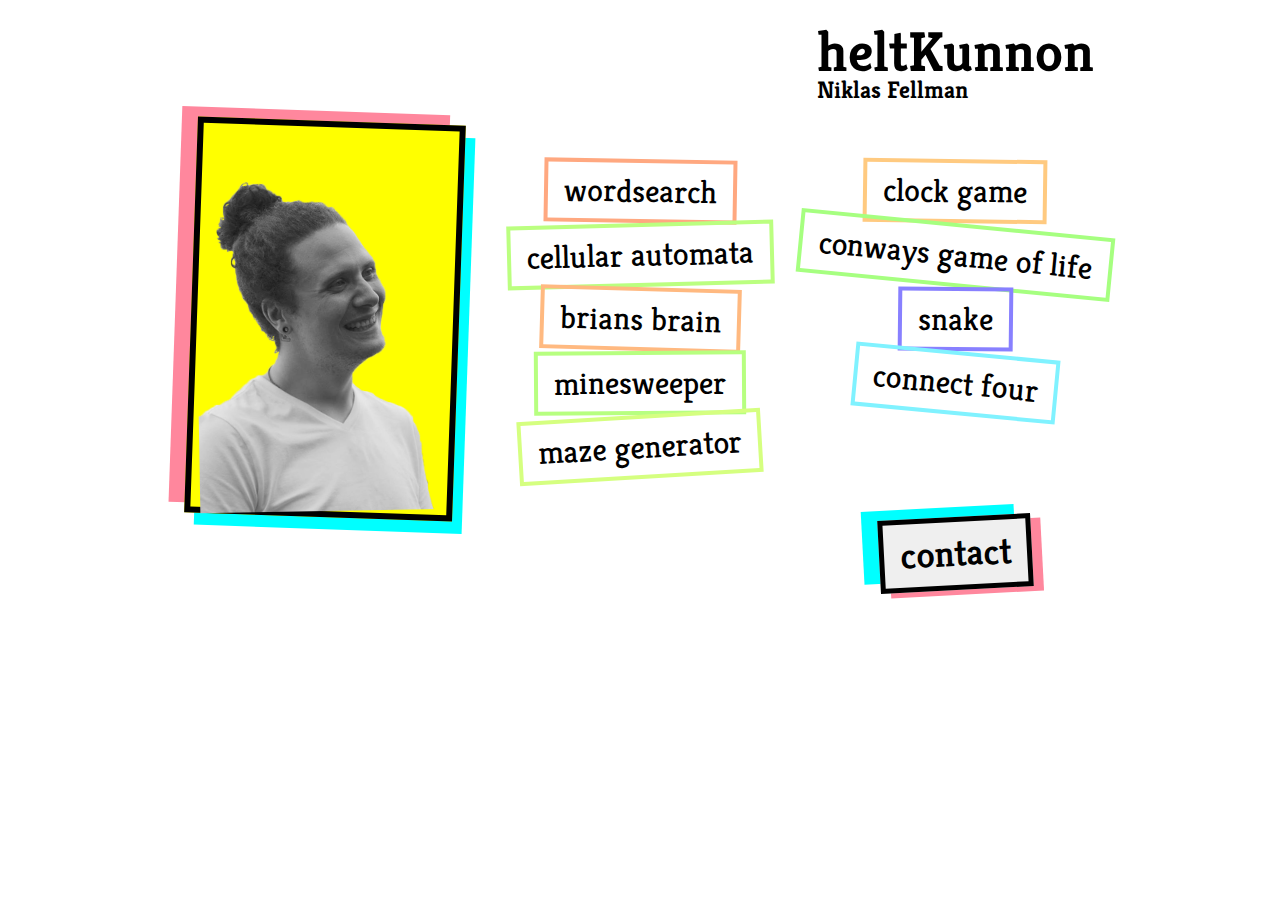
<file: index.html>
<!DOCTYPE html>
<html lang="en">
<head>
    <meta charset="UTF-8">
    <meta http-equiv="X-UA-Compatible" content="IE=edge">
    <meta name="viewport" content="width=device-width, initial-scale=1.0">
    <link rel="preconnect" href="https://fonts.googleapis.com">
<link rel="preconnect" href="https://fonts.gstatic.com" crossorigin>
<link href="https://fonts.googleapis.com/css2?family=Kreon:wght@300;400;500;600;700&display=swap" rel="stylesheet">
	<script src="script.js" defer></script>
    <link rel="stylesheet" href="style.css">
    <title>HeltKunnon</title>
</head>
<body>

	<div class="container">
		<div class="title">
			<h1>heltKunnon</h1>
			<h3>Niklas Fellman</h3>
		</div>
		<div class="about">
			<div class="portrait">
				<img src="/assets/portrait-op.png"/>
			</div>
		</div>
		<div class="links">

				<a class="link left" href="/wordsearch/wordsearch.html">wordsearch
					<div class="tooltip">
						Find all the words! Designed to
						be easy to print directly from 
						the browser. Part of a series of 
						teaching tools.
					</div>
				</a>
				<a class="link" href="/klockan/klockan.html">clock game
					<div class="tooltip">
						Click on the correct clock!
						In swedish. 
						Part of a series of teaching tools.
					</div>
				</a>
				<a class="link left" href="/ca1d/index.html">cellular automata
					<div class="tooltip">
						Elementary cellular automata.
						Play around with the 255 different possible configurations!
					</div>
				</a>
				<a class="link" href="/game-of-life/index.html">conways game of life
					<div class="tooltip">
						Two dimensional cellular automaton.
						The rules are as follows: 1. Any alive cell with two or three neighbors survive.
						2. Any dead cell with three live neighbors becomes alive.
						3. All other cells stay dead or dies.
					</div>
				</a>
				<a class="link left" href="/brians-brain/index.html">brians brain
					<div class="tooltip">
						Two dimensional cellular automaton.
						Every cell can be in three states : Alive, dying or dead.
						Dead cells become alive if they have exactly two alive neighbors.
						Alive cells will go into the dying state and dying will go dead in the next generation.
					</div>
				</a>
				<a class="link" href="/snake/snake.html">snake
					<div class="tooltip">
						Eat the apples to grow longer! 
						Run into a wall or yourself and you have to start over. 
						Move with WASD or the arrow keys.	
					</div>
				</a>
				<a class="link left" href="/minesweeper/minesweeper.html">minesweeper
					<div class="tooltip">
						Can you find all the mines? 
						Left click to reveal whats under a cell. 
						The number tells you how many mines surrounds that cell. 
						Right click will flag the cell for a possible mine.
						Flag all the mines to win or step on a mine to lose.
							
					</div>
				</a>
				<a class="link" href="/connectfour/connectfour.html">connect four
					<div class="tooltip">
						Two player connect four. 
						Be the first to connect four bricks in a row, column or diagonal to win!
					</div>
				</a>
				<a class="link left" href="/mazegenerator/mazegenerator.html">maze generator
					<div class="tooltip">
						Visualization of a maze generation algorithm. 
						Uses backtracking and is made with html canvas.
					</div>
				</a>
			
		</div>

		<button class="contact">contact</button>	
		<div class="contact-container">
			<div class="contact-option">
				<div class="contact-icon"><img src="/assets/mail-icon.png"/></div>
				<span class="rubrik">Email</span>
				<span>ni<span class="hiddentxt">c</span>klas<span class="hiddentxt">3</span>@heltkun<span class="hiddentxt">on</span>non.fi</span>

			</div>
			<div class="contact-option">
				<div class="contact-icon"><img src="/assets/github-logo.png"/></div>
				<span class="rubrik">GitHub</span>
				<span><a href="https://github.com/niklasfellman">niklasfellman</a></span>
			</div>
			<div class="contact-option">
				<div class="contact-icon"><img src="/assets/instagram-logo.png"/></div>
				<span class="rubrik">Instagram</span>
				<span><a href="https://www.instagram.com/heltkunnon/">heltkunnon</a></span>
			</div>
		</div>
	</div>
</body>
</html>
</file>
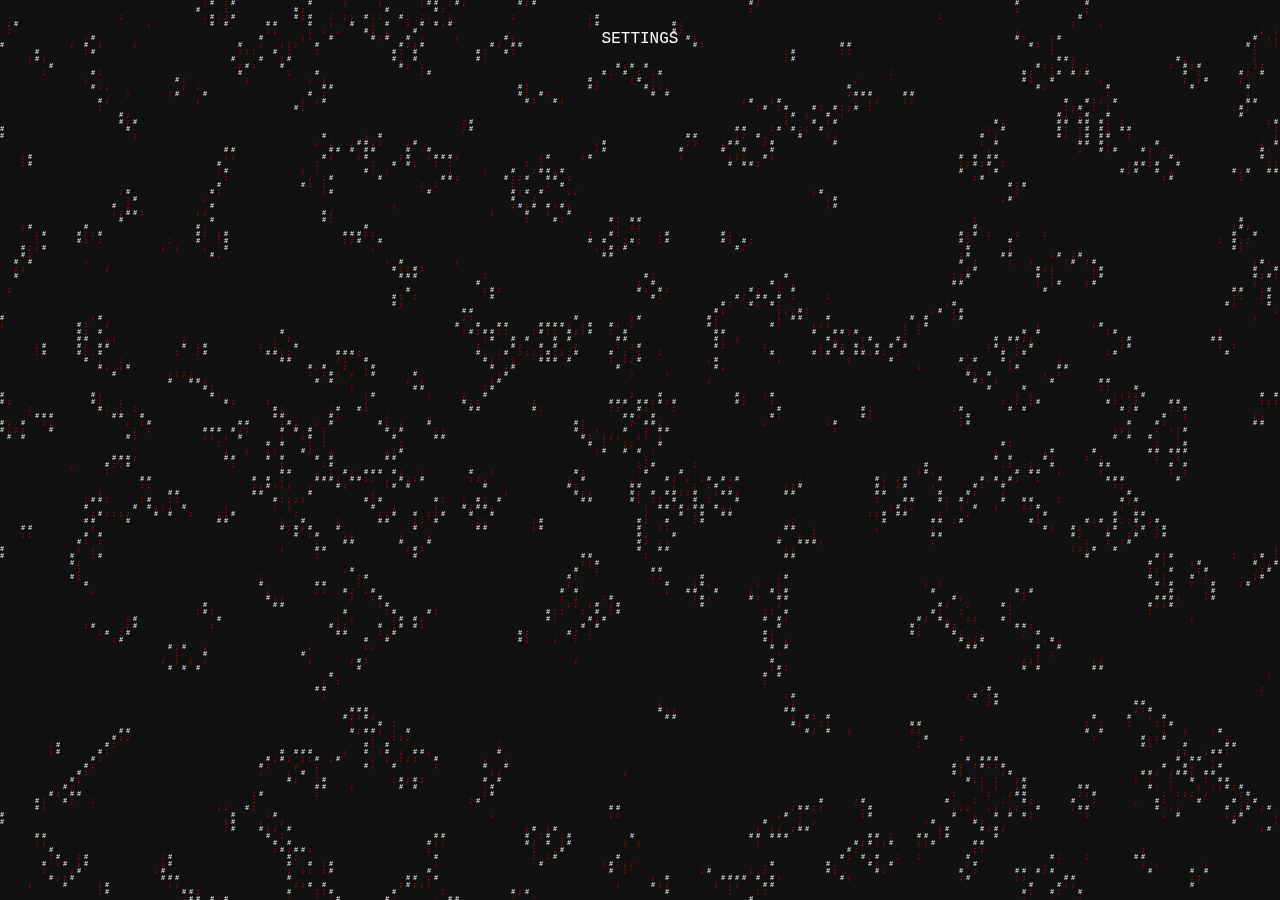
<file: brians-brain/index.html>
<html>
	<head>
	<link rel="stylesheet" href="style.css">
	<script src="script.js" defer></script>
	<title>Brians Brain</title>
	</head>
	<body>
		<div class="board">
			<canvas id="canvas" class="canvas"></canvas>
		</div>
		
		<div class="settings-container">
			<div class="settings-btn">SETTINGS</div>
			<div class="text-input-container">
				<div class="symbol-choice">
				<label for="body-symbol-input">Body symbol: </label>
				<input class="text-input" id="body-symbol-input" maxLength="1" value="#">
				</div>
				<div class="symbol-choice">
				<label for="trail-symbol-input">Trail symbol: </label>
				<input class="text-input" id="trail-symbol-input" maxLength="1" value=";">
				</div>
			<select id="select-rule" name="rule">
				<option value="briansBrain">Brians Brain</option>
				<option value="conways"> Conways game of life</option>
				<option value="simple">Simple</option>
			</select>
			</div>
			<button id="create-btn">Create</button>
		</div>
	</body>

</html>
</file>
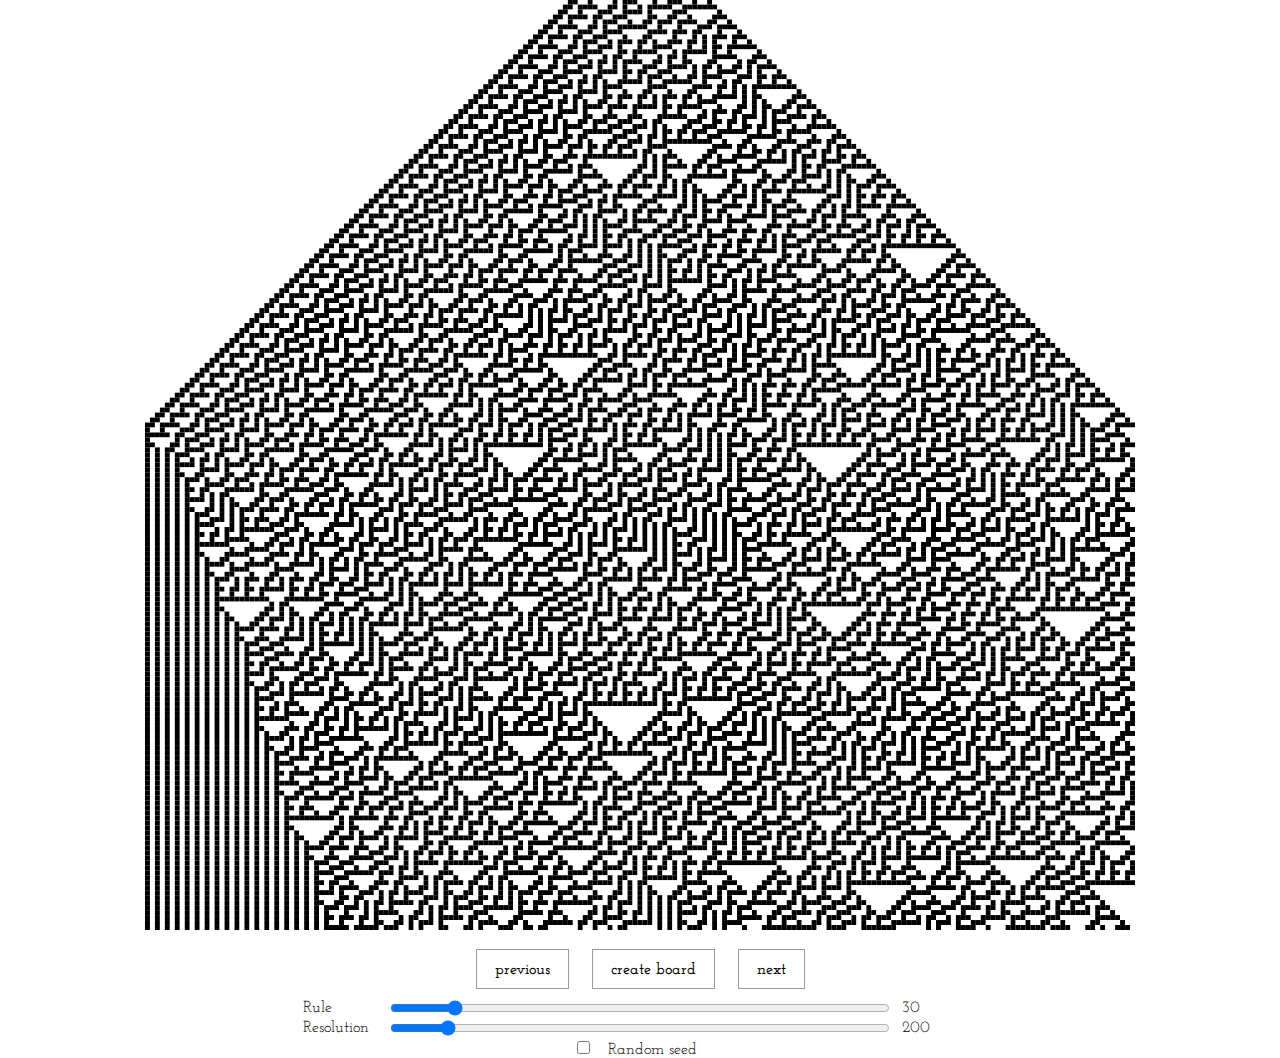
<file: ca1d/index.html>
<html>
	<head>
		<title>basic</title>
		<link rel="stylesheet" href="style.css" />
		<script src="script.js" defer></script>
		<link rel="preconnect" href="https://fonts.googleapis.com">
		<link rel="preconnect" href="https://fonts.gstatic.com" crossorigin>
		<link href="https://fonts.googleapis.com/css2?family=Josefin+Slab:wght@400;500&display=swap" rel="stylesheet">
	</head>
<body>
	<div class="board">
		<div class="header">
			<div class="title-container">
				<div class="title">Cellular Automata</div>
				<div class="title rule-number">Rule 137</div>
			</div>
			<div class="rules-container">
				<div class="rule-container">
					<div class="rule-cell alive"></div>
					<div class="rule-cell alive"></div>
					<div class="rule-cell alive"></div>
					<div class="rule-cell result"></div>
				</div>
				<div class="rule-container">
					<div class="rule-cell alive"></div>
					<div class="rule-cell alive"></div>
					<div class="rule-cell"></div>
					<div class="rule-cell result"></div>
				</div>
				<div class="rule-container">
					<div class="rule-cell alive"></div>
					<div class="rule-cell"></div>
					<div class="rule-cell alive"></div>
					<div class="rule-cell result"></div>
				</div>
				<div class="rule-container">
					<div class="rule-cell alive"></div>
					<div class="rule-cell"></div>
					<div class="rule-cell"></div>
					<div class="rule-cell result"></div>
				</div>
				<div class="rule-container">
					<div class="rule-cell"></div>
					<div class="rule-cell alive"></div>
					<div class="rule-cell alive"></div>
					<div class="rule-cell result"></div>
				</div>
				<div class="rule-container">
					<div class="rule-cell"></div>
					<div class="rule-cell alive"></div>
					<div class="rule-cell"></div>
					<div class="rule-cell result"></div>
				</div>
				<div class="rule-container">
					<div class="rule-cell"></div>
					<div class="rule-cell"></div>
					<div class="rule-cell alive"></div>
					<div class="rule-cell result"></div>
				</div>
				<div class="rule-container">
					<div class="rule-cell"></div>
					<div class="rule-cell"></div>
					<div class="rule-cell"></div>
					<div class="rule-cell result"></div>
				</div>
			</div>
		</div>
		<canvas id="canvas" class="canvas"></canvas>
		<div class="settings">
			<div class="btn-container">
			<button class="previous">previous</button>
			<button class="new">create board</button>
			<button class="next">next</button>
			</div>
			<div class="slider-container">
				<label for="case-slider">Rule</label>
				<input class="case-slider" id="case-slider" type="range" min="0" max="255" value="30">
				<label for="case-slider">30</label>
			</div>
			<div class="slider-container">
				<label for="resolution-slider">Resolution</label>
				<input class="resolution-slider" id="resolution-slider" type="range" min="50" max="1500" value="200" step="50">
				<label for="resolution-slider">200</label>
			</div>
			<div>
			<input type="checkbox" id="random-seed"/>
			<label for="random-seed">Random seed</label>
			</div>
		</div>
	</div>
</body>
</html>
</file>
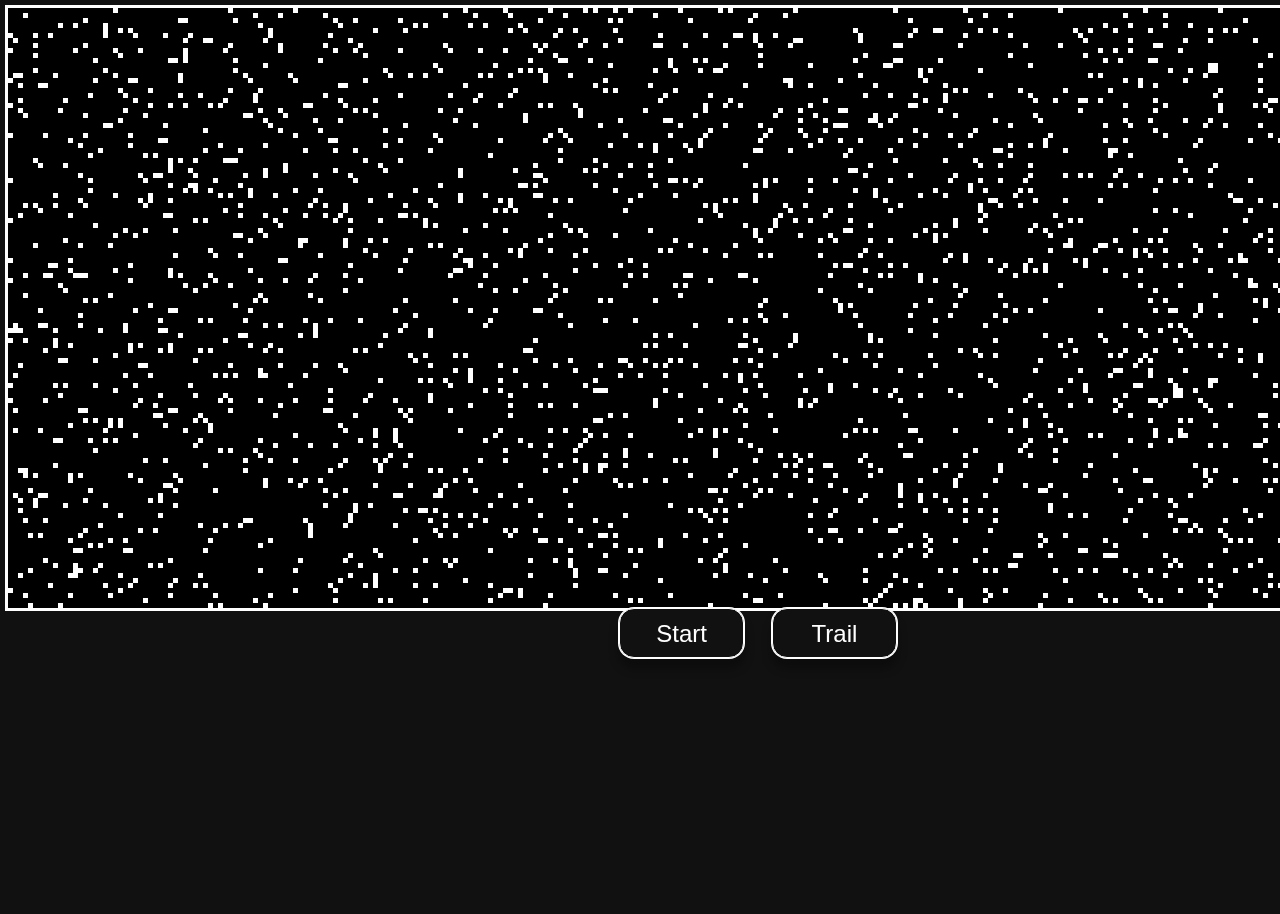
<file: game-of-life/index.html>
<html>
	<head>
		<title>Game of Life</title>
		<link rel="stylesheet" href="style.css" />
		<script src="script.js" defer></script>
	</head>
	<body>
		<canvas id="canvas"></canvas>
		<div class="settings">
		<div class="button-container">
		<button class="start-btn">Start</button>
		<button class="trail-btn">Trail</button>
</div>
		<div class="sliders-container">
			<div class="slider-container">
				<div class="label">Hue</div>
				<input type="range" class="slider" min="1" max="255" step="1" id="hue-slider">
				<div class="value" id="hue-slider-value">0</div>
			</div>
			<div class="slider-container">
				<div class="label">Saturation</div>
				<input type="range" class="slider" min="0" max="2" step="0.01" id="saturation-slider" >
				<div class="value" id="saturation-slider-value">0</div>
			</div>
			<div class="slider-container">
				<div class="label">Light</div>
				<input type="range" class="slider" min="0.17" max="5" step="0.001" id="light-slider">
				<div class="value" id="light-slider-value">0</div>
			</div>
		</div>
	</body>
</html>
</file>
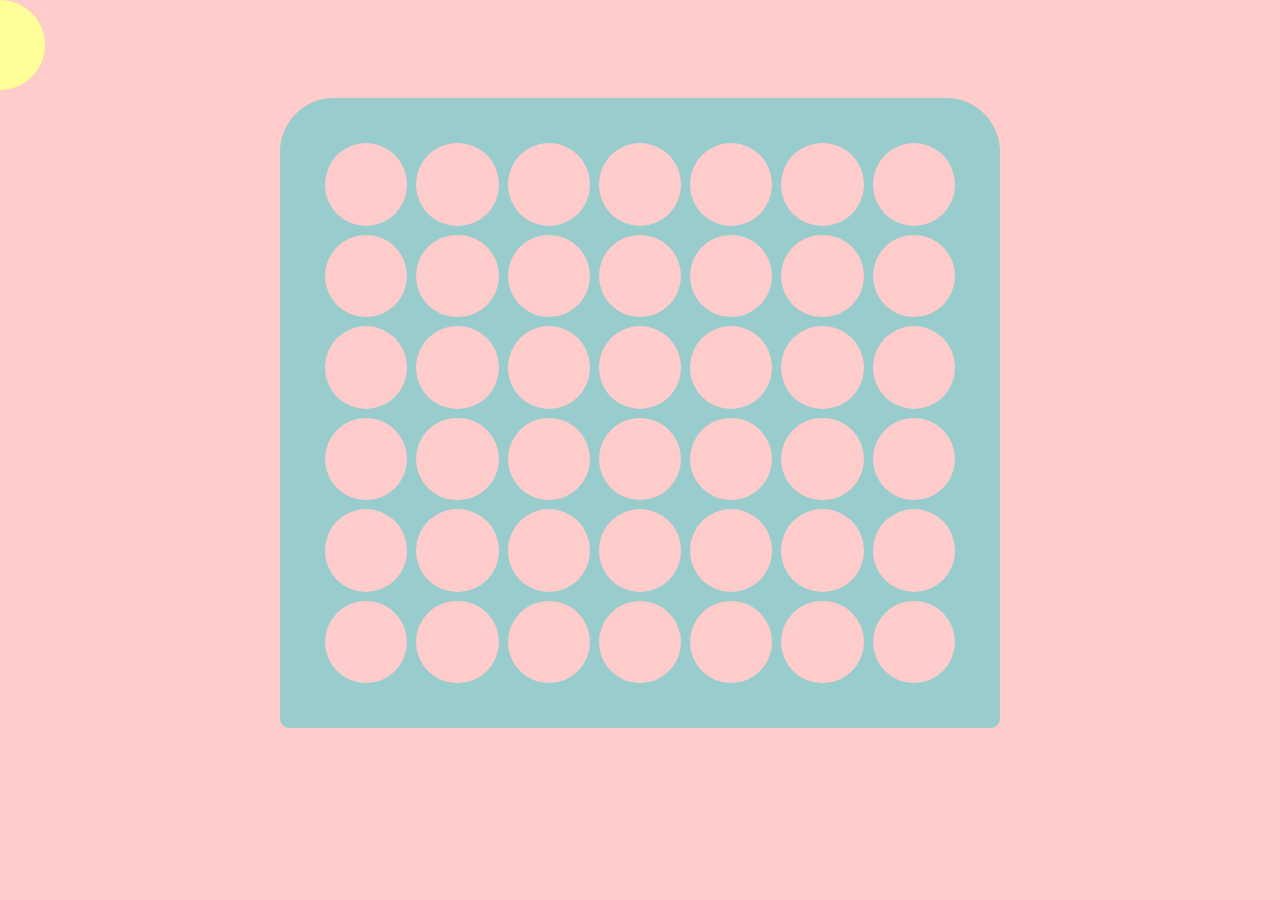
<file: connectfour/connectfour.html>
<!DOCTYPE html>
<html lang="en">

<head>
    <meta charset="UTF-8">
    <meta http-equiv="X-UA-Compatible" content="IE=edge">
    <meta name="viewport" content="width=device-width, initial-scale=1.0">
    <link rel="stylesheet" href="style.css">
    <script src="script.js" defer></script>
    <title>Connect Four</title>
</head>

<body>

    <div id="top"></div>
    <div id="board">


    </div>

<div class="coin"></div>
</body>

</html>
</file>
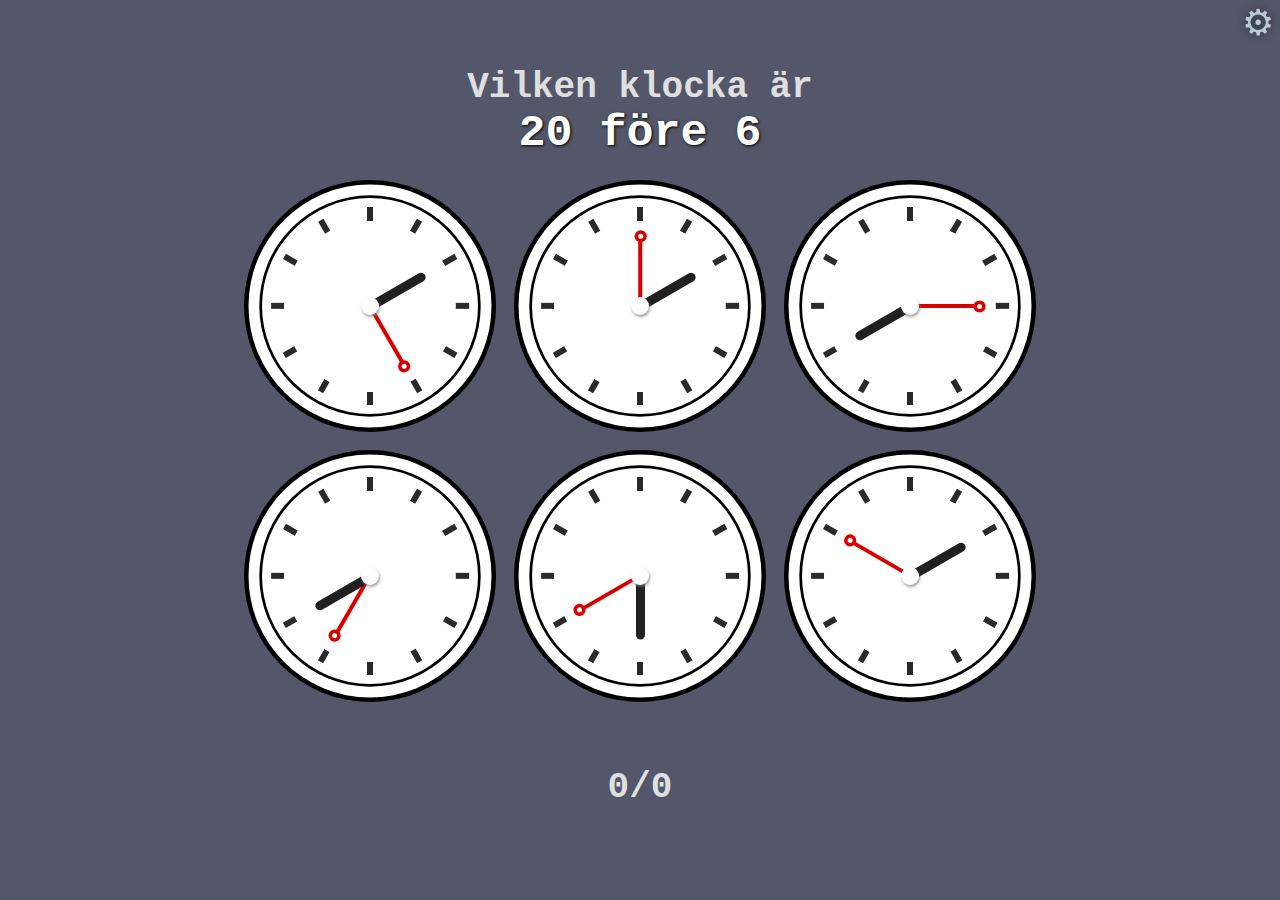
<file: klockan/klockan.html>
<!DOCTYPE html>
<html lang="en">

<head>
    <meta charset="UTF-8">
    <meta http-equiv="X-UA-Compatible" content="IE=edge">
    <meta name="viewport" content="width=device-width, initial-scale=1.0">
    <script src="script.js" defer></script>
    <link rel="stylesheet" href="style.css">
    <title>klockan</title>
</head>

<body>
    <div class="settings-button">⚙</div>
    
    <div class="settings-page">
        <h1>Vad vill du öva på?</h1>
<ul>
    <li><input type="checkbox" checked=true class="settings-box" value="heltimme" id="helTimme"><label for="helTimme">Jämna klockslag</label></li>
    <li><input type="checkbox" checked=true class="settings-box" value="halvtimme" id="halvTimme"><label for="halvTimme">Halvtimmar</label></li>
    <li><input type="checkbox" checked=true class="settings-box" value="kvarttimme" id="kvartTimme"><label for="kvartTimme">Kvarter</label></li>
    <li><input type="checkbox" checked=true class="settings-box" value="femminuter" id="femMinuter"><label for="femMinuter">Fem minuter</label></li>
    <li><input type="checkbox" class="settings-box" value="allt" id="allt"><label for="allt">Alla klockslag</label></li>
</ul>
    </div>
   
    <div class="assignment">
        
        <p>Vilken klocka är </p>
        <p class="assignmentTime"></p>
        </div>
    <div class="right-wrong"></div>
<div class="board">

    
</div>
    <div class="score">0/0</div>
</body>

</html>
</file>
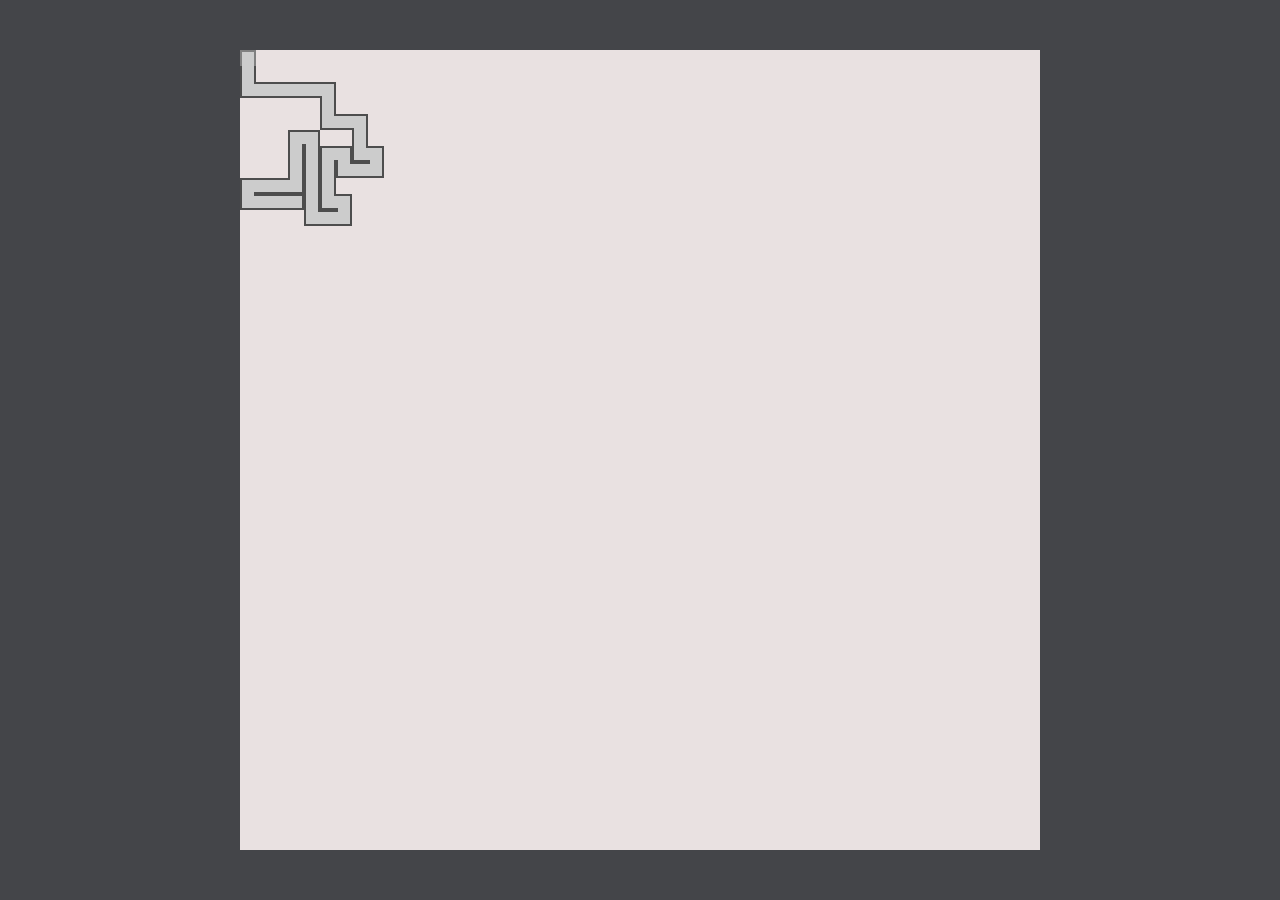
<file: mazegenerator/mazegenerator.html>
<!DOCTYPE html>
<html lang="en">
<head>
    <meta charset="UTF-8">
    <meta http-equiv="X-UA-Compatible" content="IE=edge">
    <meta name="viewport" content="width=device-width, initial-scale=1.0">
    <script src="script.js" defer></script>
    <link rel="stylesheet" href="style.css" />
    <title>MazeGenerator</title>
</head>
<body>
    <canvas id="canvas"></canvas>
</body>
</html>
</file>
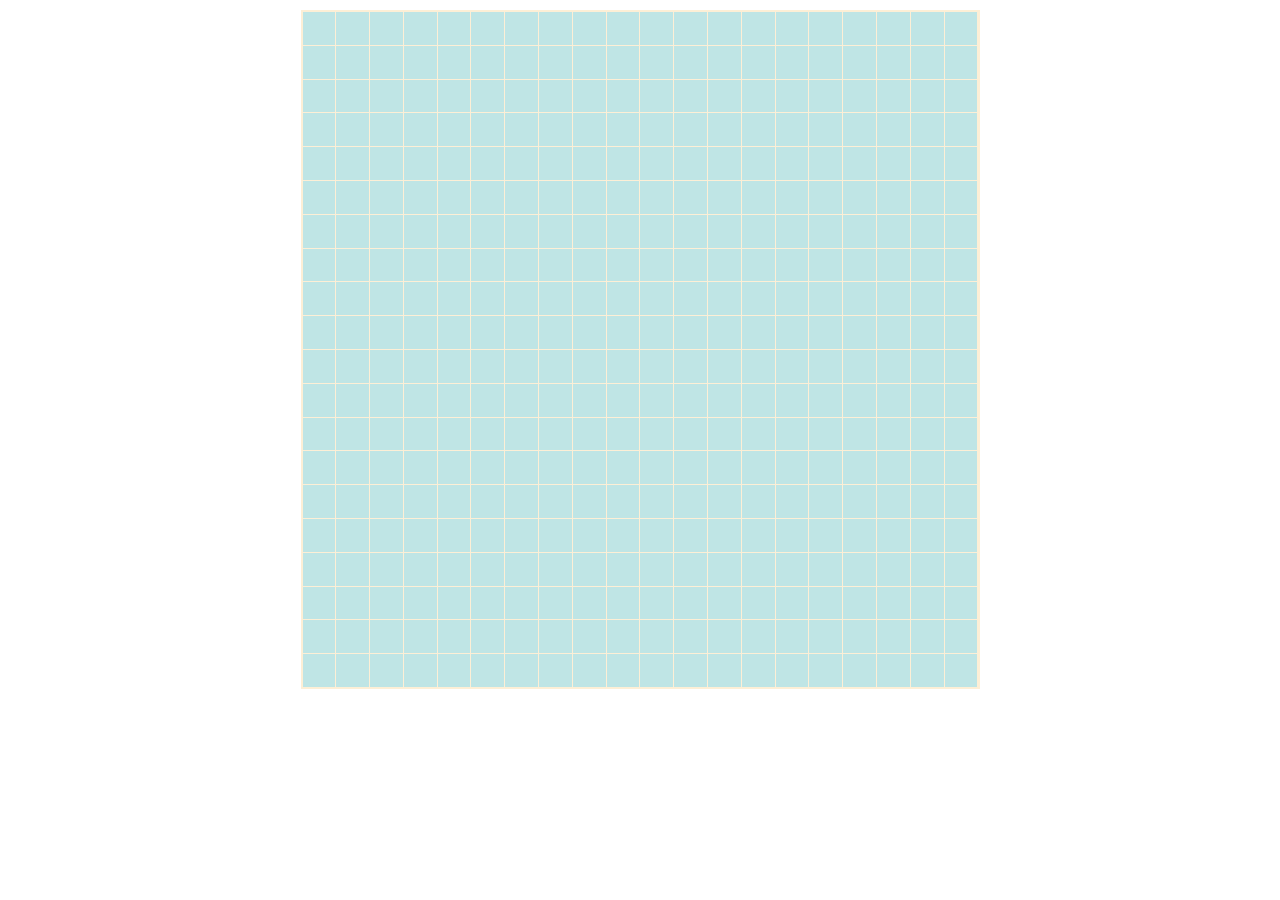
<file: minesweeper/minesweeper.html>
<!DOCTYPE html>
<html lang="en">

<head>
  <meta charset="UTF-8">
  <meta http-equiv="X-UA-Compatible" content="IE=edge">
  <meta name="viewport" content="width=device-width, initial-scale=1.0">
  <script src="script.js" defer></script>
  <link rel="stylesheet" href="style.css">
  <title>minesweeper</title>
</head>

<body>
  <div id="board">
  </div>
</body>

</html>
</file>
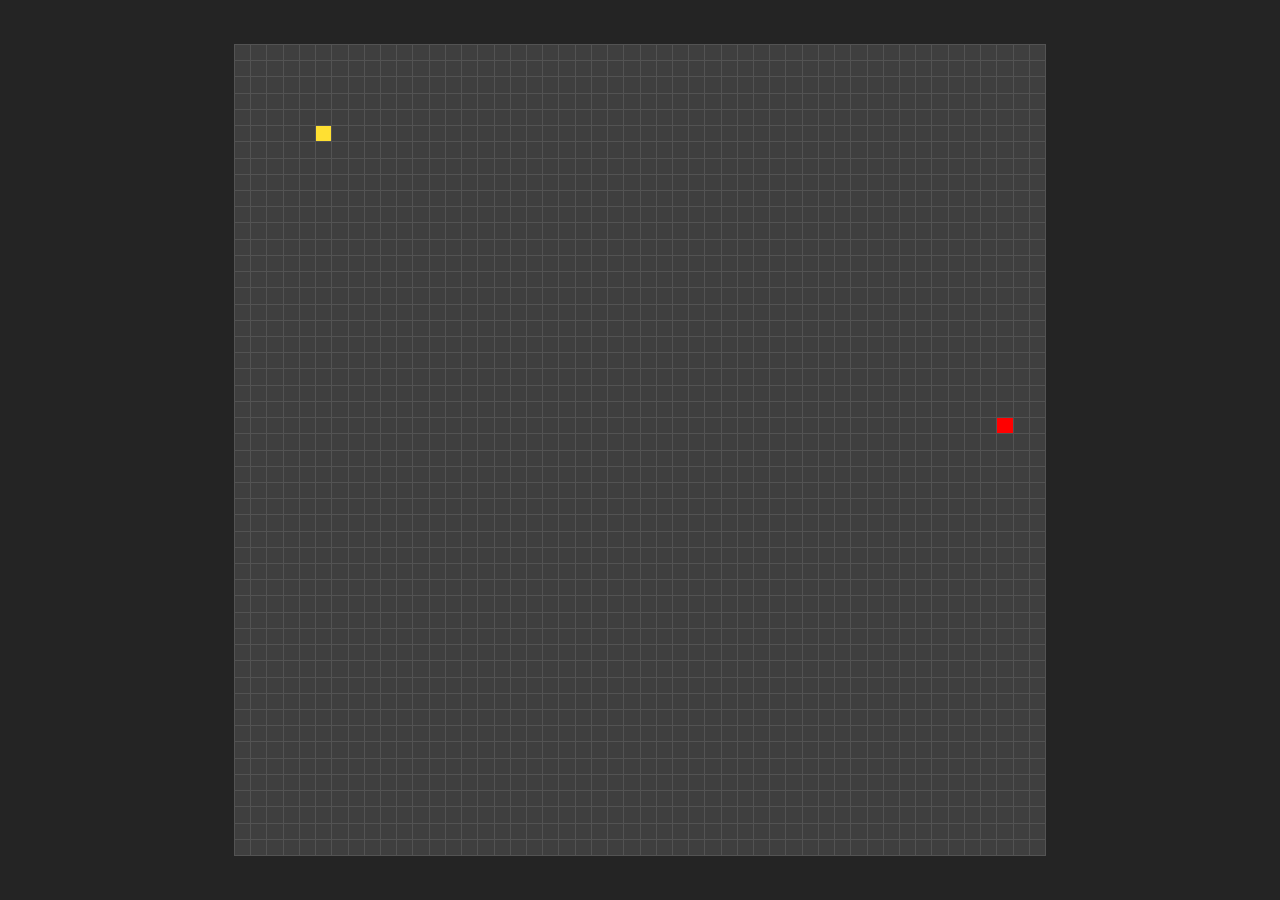
<file: snake/snake.html>
<!DOCTYPE html>
<html lang="en">
<head>
    <meta charset="UTF-8">
    <meta http-equiv="X-UA-Compatible" content="IE=edge">
    <meta name="viewport" content="width=i, initial-scale=1.0">
    <script src="script.js" defer></script>
    <link rel="stylesheet" href="style.css">
    <title>Document</title>
</head>
<body>
  <div id="board">


  </div>  
</body>
</html>
</file>
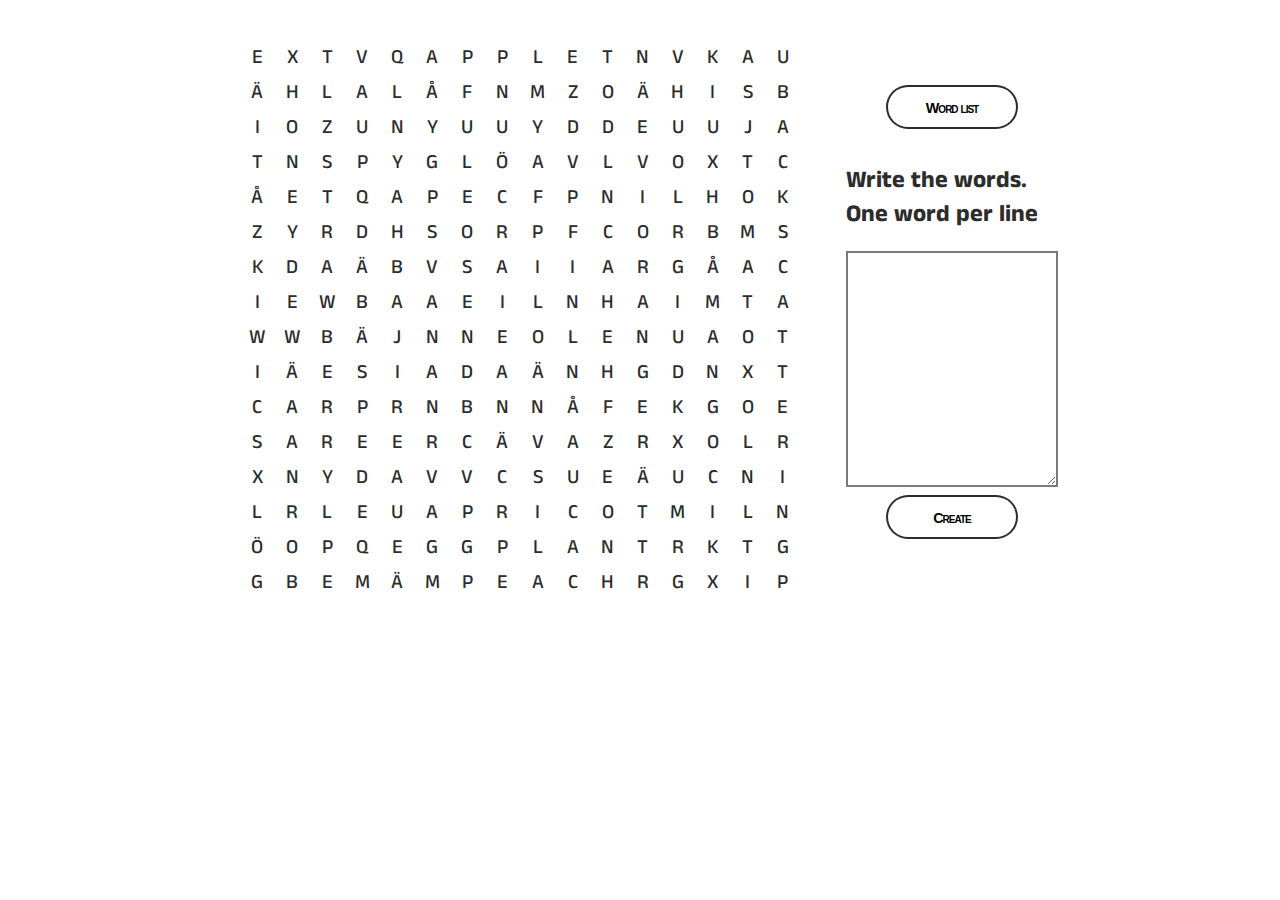
<file: wordsearch/wordsearch.html>
<!DOCTYPE html>
<html lang="en">

<head>
    <meta charset="UTF-8">
    <meta http-equiv="X-UA-Compatible" content="IE=edge">
    <meta name="viewport" content="width=device-width, initial-scale=1.0">
    <script src="script.js" defer></script>
    <link rel="stylesheet" href="style.css">
    <link rel="preconnect" href="https://fonts.googleapis.com">
    <link rel="preconnect" href="https://fonts.gstatic.com" crossorigin>
    <link href="https://fonts.googleapis.com/css2?family=Anek+Tamil:wght@100;200;300;400;500&display=swap"
        rel="stylesheet">
    <title>Wordsearch</title>
</head>

<body>

    <div class="win"> YOU FOUND ALL THE WORDS</div>

    <div class="board"></div>

    <div class="settings">

        <nav>
            <button class="word-list-btn">Word list</button>
        </nav>
        <div class="words-settings">
            <h2>Write the words. One word per line</h2>
            <textarea name="theWords" class="words-input"></textarea>
            <button class="create">Create</button>
        </div>
        <ul class="word-list">
        </ul>

    </div>

    <!-- 
     -->
</body>

</html>
</file>
<file: style.css>
* {
	margin:0;
	padding:0;
}

body {
	font-family: 'Kreon', serif;
    	background:#fff;
	display:flex;
	align-items:center;
	justify-content:center;	
	flex-direction:column;
}

.container{
	display:grid;
	grid-template-columns: repeat(3, 1fr);
	place-items: center;
}

.title {
grid-column:3;
margin:1rem 0;
}

.title h1{
	font-size:3.5rem
}
.title h3{
	margin-top:-.75rem;
	font-size:1.5rem
}

.about {
}

.portrait {
    	height:24rem;
	transform:rotate(2deg);
	border:6px solid black;
    	background:yellow;
	box-shadow:-16px -10px 0 #FF879D,10px 12px 0 cyan;
	transition:250ms;
}

.portrait:hover{
	transform:rotate(-2deg);
	box-shadow:16px 10px 0 #FF879D,-10px -12px 0 cyan;
}

.portrait img {
    	height:100%;
	transform:rotate(-3deg)
}

.links {
	height:fit-content;
	grid-column:2/span 2;
	display:grid;
	grid-template-columns: repeat(2, 1fr);
	justify-items: center;
}

.link {
	border:4px solid hotpink;
	font-size:2rem;
	padding:.5rem 1rem;
	color:black;
	white-space: nowrap;
}

.contact {
	grid-column:3;
	transform:rotate(-3deg);
	border:5px solid black;
	font-size:2.3rem;
	padding:.5rem 1rem;
	color:black;
	font-weight:600;
	box-shadow:-16px -10px 0 cyan,10px 5px 0 #FF879D;
	transition:250ms;
	cursor:pointer;
	z-index:10;
}

.contact:hover {
	
	transform:rotate(2deg);
	box-shadow:16px 10px 0 cyan,-10px -5px 0 #FF879D;
}

a, a:visited, a:hover, a:active {
    color: inherit;
    text-decoration:none;
}

button {
	font:inherit;
}

.tooltip {
	max-width:20rem;
	white-space: normal;
	min-width:12rem;
	position:absolute;
	font-size:1rem;
	border:4px solid black;
	padding:10px;
	background:white;
	z-index:10;
	top:0;
	right:0;
	box-shadow:8px -8px 0 cyan,-8px 8px 0 #ff879d;
	visibility:hidden;
	transform: scale(0, 0) translate(100%,100%);
}


.link:hover .tooltip {
	transition-duration:1s;	
	transition-delay:400ms;	
	visibility:visible;
	transform:scale(1,1) translate(90%,-90%);
}

.left {
	z-index:10;
}

.contact-container {
	width:30rem;
	outline:5px solid black;
	box-shadow:15px 15px 0 black;	
	display:flex;
	align-items:center;
	justify-content:space-around;
	padding:2.5rem;
	background:yellow;
	grid-column:2/span 2;
	transform:scale(0,0) ;
	margin-top:-1rem;
transform-origin: top right;
	transition:400ms;
transition-timing-function: ease-in-out;
}

input,textarea {
	width:28rem;
	padding:.5rem .5rem;
	margin:.25rem;
	border:4px solid black;
	font:inherit;
	background:white;
}

#contact-message {
	min-height:7rem
}

#send {
	margin-top:1.5rem;
	transform:rotate(3deg);
	border:3px solid black;
	font-size:1.5rem;
	padding:.5rem 1rem;
	color:black;
	font-weight:600;
	box-shadow:-16px -10px 0 cyan,10px 5px 0 #FF879D;
	cursor:pointer;
	transition:250ms;
}

#send:hover {
	box-shadow:16px 10px 0 cyan,-10px -5px 0 #FF879D;
}

.hidden {
	transform:scale(1,1) ;
	transition:400ms;
}

.contact-option {
	display:flex;
	align-items:center;
	justify-content:center;
	flex-direction:column;
	width:6rem;
}

.contact-icon {
	width:6rem;
	height:6rem;
	background:white;
	border-radius:50%;
	box-shadow:10px 10px 0 0 black,0 0 0 4px black;
	display:flex;
	align-items:center;
	justify-content:center;
	margin-bottom:1.5rem
}

.contact-icon img {
	max-width: 64px
}

.rubrik {
	font-size:1.2rem;
}

@media all and (max-width:1000px){
	
	.container {
	grid-template-columns: 1fr ;
	}

	.title,.about,.links,.contact {
	margin-bottom:3rem;
	grid-column:1
	}	
	
	.link:hover .tooltip {
		visibility:hidden;
	}
	
	.link {
		padding:.25rem .5rem;
		font-size:1.1rem
	}
	
	.portrait {
		height:15rem		
	}
	.contact {
		font-size:1.5rem
	}
	.contact-container{
		grid-column:1;
		width:10rem;
		flex-direction:column;
		margin:-4rem 0 2rem 0;
	}

	.contact-option {
		margin-bottom:1.5rem;
	}
}

.hiddentxt {
	display:none;
}
</file>
<file: brians-brain/style.css>
*{
margin:0;
padding:0;
}

body{
	background:#111;
	color:#fff;
	font-family:courier,monospace;	
	display:flex;
	justify-content:center;
}

.canvas {
	position:absolute;
	top:0;
	left:0;
}

.settings-container {
	visibility:hidden;
	background:white;
	display:flex;
	flex-direction:column;
	width:300px;
	position:absolute;
	padding:30px;
	color:#000;
	justify-content:center;
	align-items:center;
}

.text-input {
	margin:5px;
	width:20px;
	height:20px;
	text-align:center; 
}	

.text-input-container {
	display:flex;
	flex-direction:column;
}

.settings-btn{
	visibility:visible;
	z-index:10;
	cursor:pointer;
	user-select:none;
	color:#fff;
}

.show {
	color:#000; 
	visibility:visible;
}

#select-rule {
	margin:5px 0;
	padding:4px;
	font-family:courier;
}

#create-btn {
	background:white;
	font-weight:700;
	font-size:16px;
	font-family:courier;
	padding:10px 13px 7px 13px;
	border:2px solid black;
}

.symbol-choice {
	display:flex;
	align-items:center;
	justify-content:right;
	width:170px;
}
</file>
<file: ca1d/style.css>
body {
	background:#fff;
	display:flex;
	align-items:center;
	justify-content:center;
}

.board {
	font-family: 'Josefin Slab', serif;
}

#canvas {
	padding:10px;
}

.settings {
	user-select:none;
	display:flex;
	flex-direction:column;
	align-items:center;
}

.title-container {
	display:flex;
	justify-content:space-between;
	padding:0 12px;
}

.title {
	font-size:24px;
	font-weight:500;
}

.rules-container {
	margin:20px 0 5px 0;
	display:flex;
	justify-content:center;
}

.rule-container {
	display:grid;	
	grid-template-columns: repeat(3,1fr);	
	margin: 0 4px;	
}

.rule-cell {
	width:8px;
	height:8px;
	background:#fff;
	margin:3px;
	box-shadow:0 0 0 1px #fff, 0 0 0 2px #999;
}

.alive {
	background:#444;
}

.result {
	grid-column:2;
}

.case-slider {
	width:500px;
}

.slider-container {
	display:flex;
	justify-content:center;	
	align-items:center;
}

label {
	width:75px;
	margin:0 10px
}

button {
	padding:12px 18px 10px 18px;
	font-family: 'Josefin Slab', serif;
	font-weight:600;
	font-size:16px;
	background:#fff;
	border:0;
	box-shadow:0 0 0 1px #999;
	margin:10px;
	cursor:pointer;
}

.resolution-slider{
width:500px;
}
</file>
<file: game-of-life/style.css>
body{
	display:grid;
	place-items:center;
	background:#111;	
	color:white;
	font-family:monospace;
}

#canvas {
	box-shadow: 0 0 0 3px white;
}

button {
	width:125px;
	height: 50px;
	font-size:1.5rem;
	background:#111;
	color:white;
	font-weight:50;
	padding:7 5 5 5;
	border-radius:15px;	
	box-shadow:0 0 0 1px white, 0 10px 10px 1px hsla(0,0%,0%,.3);
	border:1px solid white;
	margin:0 10px 0 10px;
	transition:100ms;	
	cursor:pointer;
}

button:hover {
	box-shadow:0 0 0 2px white, 0 10px 15px 1px hsla(0,0%,0%,.7);
	
}

.button-container{
}

.settings {

display:flex;
align-items:center;
justify-content:center;
flex-direction:column;
	
}

.slider{
	width:200px;	
}

.sliders-container {

	margin:20px;
	border-radius:15px;
	box-shadow:0 0 0 2px white, 0 10px 15px 1px hsla(0,0%,0%,.7);
	display:flex;
	flex-direction:column;
	padding: 20px;
	visibility:hidden;
}

.slider-container{
	padding:10px;
	display:flex;
	flex-direction:row;
	align-items:center;
}

.slider-container span {
	padding:0 0 0 5px;
}

.label {
	font-size:.9rem;
	width:85px;
	padding:10px;
}

.value {
	width:20px;
	padding:5px;
}
</file>
<file: connectfour/style.css>
body {

    display: flex;
    align-items: center;
    justify-content: center;
    background: #ffcccc;
    flex-direction: column;
}

#top {
    width: 70vmin;
    height: 10vmin;
    display: grid;
    grid-template-columns: repeat(7, 1fr);
}

#board {

    width: 70vmin;
    height: 60vmin;
    background: #99cccc;
    border-radius: 6vmin 6vmin 1vmin 1vmin;
    padding: 5vmin;
    display: grid;
    grid-template-columns: repeat(7, 1fr);
    grid-template-rows: repeat(6, 1fr);
    gap: 1vmin;
    position: relative;
}

.yellow-win {
    box-shadow: 0 0 0 2vmin #ffff99;
}

.red-win {
    box-shadow: 0 0 0 2vmin #ff6666;
}

.square {
    width: 100%;
    height: 100%;
    background: #ffcccc;
    border-radius: 50%;
    position: relative;

}

.square:hover {
    box-shadow: 0 0 0 1px white;
}



.coin {
    width:10vmin;
    height:10vmin;
    background:#ffff99;
    position: absolute;
    top:0;
    left:0;
    border-radius: 50%;
    margin-left:-5vmin;
}
.yellow {
    background: #ffff99
}
.red {
    background: #ff6666
}
</file>
<file: klockan/style.css>
:root {
    --background-color: rgb(83, 87, 105);
    --clock-base-color: rgb(255, 255, 255);
    --hour-hand-deg: 0deg;
    --minute-hand-deg: 0deg;
    --minute-hand-color : rgb(219, 0, 0);
    --hour-hand-color:rgb(32, 32, 32);
}

* {
    margin: 0;
    padding: 0
}

body {
    background-color: var(--background-color);
    display: flex;
    align-items: center;
    justify-content: center;
    flex-direction: column;
    /*remove later */
    height: 100vh;
    user-select: none;
}

ul,li{
    list-style: none;
}


.board {
    width: 90vmin;
    height:60vmin;
    display: grid;
    grid-template-columns: repeat(3, 1fr);
    grid-template-rows: repeat(2,1fr);
    justify-items: center;
}

.assignment,
.score {
    height: 5vmin;
    padding: 5vmin;
    width: 80vmin;
    display: flex;
    flex-direction: column;
    align-items: center;
    justify-content: center;
    font-family: 'Courier New', Courier, monospace;
    color: rgb(223, 223, 223);
    font-size: 4vmin;
    font-weight: 600;
}


.assignmentTime {
    font-size: 5vmin;
    color: rgb(255, 255, 255);
    text-shadow: 1px 1px 3px black;
}

.clock {
    height: 24vmin;
    width: 24vmin;
    background-color: var(--clock-base-color);
    border-radius: 50%;
    box-shadow: 
    0 0 0 0.3vmin black,
    0 0 0 1.5vmin white,
    0 0 0 2vmin black;
    display: flex;
    align-items: center;
    justify-content: center;
    cursor: pointer;
    opacity: 100;
    margin:2vmin;
    animation-duration: 1.5s;
    animation-name: visaklockan;
    animation-timing-function: ease-in;
    transition: 0.3s;
}

@keyframes visaklockan {
    from {
        opacity: 0
    }

    to {
        opacity: 100;
    }
}



.clock:hover {
    box-shadow: 0 0 0 1.5vmin rgb(24, 24, 24);
}

.minute-hand {
    height: 0.40vmin;
    width: 8vmin;
    background-color: var(--minute-hand-color);
    transform-origin: left;
    z-index: 5;
    position: absolute;
}

.minute-hand::after{
content:"";
width:0.6vmin;
height:0.6vmin;
background-color: rgb(255, 255, 255);
position: absolute;
right:0;
bottom:-0.15vmin;
border-radius: 50%;
box-shadow: 0 0 0 0.40vmin var(--minute-hand-color);
}

.hour-hand {
    height: 1vmin;
    width: 7vmin;
    background-color: var(--hour-hand-color);
    position: absolute;
    border-radius: 1vmin;
    transform-origin: left;
    z-index: 10;
}

.clock-middle {
    height: 2vmin;
    width: 2vmin;
    background-color: rgb(255, 255, 255);
    z-index: 1;
    position: absolute;
    border-radius: 50%;
    box-shadow: 1px 2px 3px 0px rgba(122, 122, 122, 0.712);
    z-index: 15;
}

.clock-face,
.clock-face::before {
    height: 22vmin;
    width: 0.7vmin;
    background-color: rgb(42, 42, 42);
    position: absolute;
    display: flex;
    align-items: center;
    justify-content: center;
}

.clock-face::before {
    content: "";
    position: absolute;
    transform: rotate(90deg);
}

.clock-face::after {
    content: "";
    width: 19vmin;
    height: 19vmin;
    background-color: rgb(255, 255, 255);
    position: absolute;
    border-radius: 50%;
}

.onetwoseveneight {
    transform: rotate(30deg);
}


.fourfiveteneleven {
    transform: rotate(60deg);
}

.right-wrong {
    position: fixed;
    width: 70vmin;
    top: 50%;
    left: 50%;
    transform: translate(-50%, -50%);
    display: flex;
    justify-content: center;
    font-size: 10vmin;
    color: rgb(255, 255, 255);
    z-index: 20;
    font-family: 'Courier New', Courier, monospace;
    font-weight: 600;
    animation-duration: 0.9s;
    animation-name: showifright;
    animation-timing-function: cubic-bezier(0,1.15,.7,-0.2);
    text-shadow: 0 0 5px rgb(0, 0, 0);
    user-select: none;
    opacity: 100;
    margin-top: 100%;
}

@keyframes showifright {
    from {
        margin-top: -100%;
    }

    to {
        margin-top: 100%;
    }

}

.settings-button{
    position: fixed;
    width:5vmin;
    height: 5vmin;
    top:0;
    right:0;
    z-index: 100;
    font-size: 4vmin;
    color: rgb(186, 203, 216);
    text-shadow: 0 0 10px rgba(0, 0, 0, 0.486);
    display: flex;
    align-items: center;
    justify-content: center;
    cursor: pointer;
    transition: 0.1s; 
}

.settings-button:hover{
font-size: 4.5vmin;
}

.settings-page{
    background-color: rgb(207, 207, 207);
    height:50vmin;
    width:80vmin;
    position: fixed;
    z-index:30;
    visibility: visible;
    display: flex;
    align-items: center;
    justify-content: center;
    flex-direction: column;
    font-size:3vmin;
    font-family: 'Courier New', Courier, monospace;
    visibility: hidden;
    box-shadow: 0 0 0 2vmin black;
}

.settings-page input,.settings-page label{
margin: 1vmin;
cursor: pointer;
}

.visible {
    visibility: visible;
}
</file>
<file: mazegenerator/style.css>
* {
    margin:0;
    padding:0;
}

body {
    background: rgb(68, 69, 73);
    color:hsl(30,100%,50%); 
    display:flex;
    align-items: center;
    justify-content: center;
    height:100vh;
}

#canvas {
    background: rgb(233, 225, 225);;
}
</file>
<file: minesweeper/style.css>
:root {
    --numberSquaresY: 1;
    --numberSquaresX: 1;
}

body {
    margin: 0;
    background: #ffffff;
    display: flex;
    align-items: center;
    justify-content: center;
}

#board {
    margin: 10px;
    position: relative;
    width: 75vmin;
    height: 75vmin;
    background: #fdefd6;
    display: grid;
    grid-template-columns: repeat(var(--numberSquaresY), 1fr);
    grid-template-rows: repeat(var(--numberSquaresX), 1fr);
    gap: 1px;
    padding: 2px;
    user-select: none;
}

.square {
    background: #bfe5e5;
    width: 100%;
    height: 100%;
    cursor: pointer;
    display: flex;
    color: honeydew;
    font-family: 'Courier New', Courier, monospace;
    font-weight: 700;
    font-size: 2.5vmin;
    align-items: center;
    justify-content: center;
    transition: 0.15s;
}

.square:hover {
    background: #fbc4b4;
    transition: 0.1s;
}


.adjecent {
    background: #f37663;
    transition: 0.1s;

}

.active {
    background: red;
}

.flagged {
    background: #fdefd6;
    transition: 0.1s;

}

.flagged::after {
    font-size: 2vmin;
    content: "🚩"
}

#lost {
    height: 15vmin;
    width: 80vmin;
    position: absolute;
    z-index: 10;
    background: #fbc4b4;
    display: flex;
    align-items: center;
    justify-content: center;
    font-family: 'Courier New', Courier, monospace;
    font-size: 2.5vmin;
    font-weight: 700;
    box-shadow: 0 0 0 1vmin #f37663, 0 0 0 1.25vmin white;
    cursor: pointer;
    user-select: none;
    color: white;
    border-radius: 100vmin;
    text-shadow: -1px -2px #d7dbd1, 2px 2px #fdb1d2;
}
</file>
<file: snake/style.css>
:root{
    --boardsize : 1;
    --backgroundColor:rgb(36, 36, 36);
    --boardColor : rgb(83, 83, 83);
    --cellColor : rgb(63, 63, 63);
    --cellHover : rgb(255, 225, 171);
    --snake : rgb(255, 224, 50);
    --apple-color : rgb(255, 0, 0);
}

* {margin:0;padding:0}

body{
    background: var(--backgroundColor);
    display: flex;
    align-items: center;
    justify-content: center;
    height:100vh;
}

#board {
    background: var(--boardColor);
    width:90vmin;
    height:90vmin;
    outline:1px solid var(--boardColor);
    display:grid;
    gap:1px;
    grid-template-columns: repeat(var(--boardsize),1fr) ;
    grid-template-rows: repeat(var(--boardsize),1fr) ;
}

.cell{
    width:100%;
    height:100%;
    background: var(--cellColor);
    transition: .01s;
}

.snake{
    background:var(--snake);
    z-index:10
}

.apple{
    background-color: var(--apple-color);
}
</file>
<file: wordsearch/style.css>
:root {
    --main-bg-color : rgb(255, 255, 255);
    --board-bg-color : rgb(255, 255, 255);
    --cell-bg-color : rgb(255, 255, 255);

    --drag-color : pink;
    --found-color: rgb(198, 255, 255);
}

body {
    background-color: var(--main-bg-color);
    display: flex;
    align-items: center;
    justify-content: center;
    font-family: 'Anek Tamil', sans-serif;
color:rgb(44, 44, 44);
}

.board {
    background: var(--board-bg-color);
    width: 35rem;
    display: grid;
    aspect-ratio: 1;
    grid-template-columns: repeat(16, 1fr);
    grid-template-rows: repeat(16, 1fr);
    place-items: center;
    gap: 1px;
    padding: 2rem;
}

.cell {
    width: 1.5rem;
    height: 1.5rem;
    box-shadow: 0 0 0 .25rem var(--cell-bg-color);
    background: var(--cell-bg-color);
    cursor: pointer;
    user-select: none;
    display: grid;
    place-content: center;
    text-transform: uppercase;
    font-size: 1.25rem;
    font-weight: 500;
    transition: 250ms;
    border-radius: 50%;
}

.cell:hover{
    background: burlywood;
    box-shadow: 0 0 0 .20rem burlywood;
}

.words-settings {
    padding: 1rem;
    display:flex;
    align-items: center;
    justify-content: center;
    flex-direction: column;
}

.words-input {
    padding: 1rem;
    min-height: 200px;
    resize: vertical;
    border:2px solid rgb(122, 122, 122);
}

.active {
    background-color: var(--drag-color);
    box-shadow: 0 0 0 .25rem var(--drag-color);
    border-radius: 50%;
}

.found {
    background-color: var(--found-color);
    box-shadow: 0 0 0 .25rem var(--found-color);
}

.settings {
    width:15rem;
    padding: 2rem 0;
    display: flex;
    flex-direction: column;
    align-items: center;
    position: relative;

}

.word-list {
    margin-top:60px;
    position: relative;
    list-style: none;
    width:11rem;
    padding: 0rem 2rem;
    height:0rem;
    overflow:hidden;
    background-color: rgb(255, 255, 255);
    position:absolute;
    transition: 500ms;
}

.word-list-active{
    height:30rem;
    transform: scale(1);
    animation-name: show-word-list;
    animation-duration: 500ms;
}

@keyframes show-word-list {
    0% {
        transform: scale(0,0);
    }

    50% {
        transform: scale(0.1,1);
    }
    100% {
        transform: scale(1,1);
    }
}

.word-list-btn, .create {
border-radius: 2rem ;
font-size: 0.9rem;
border: none;
background-color: rgb(255, 255, 255);
padding:.8rem 1.25rem .7rem 1.25rem;
font-weight: 600;
box-shadow: 0 0 0 2px rgb(44, 44, 44);
transition: 250ms;
cursor: pointer;
letter-spacing: -1px;
font-variant:small-caps;
width:8rem;
}

.word-list-btn:hover,.create:hover {
box-shadow: 0 0 0 2px rgb(44, 44, 44);
background-color: rgb(53, 53, 53);
color: white;
}

.create{
margin:10px 0 0 0;
}

.win {
    border:1px solid red;
    position: fixed;
    font-size: 3rem;
    z-index: 100;
    background-color: rgb(255, 255, 255);
    padding:2rem 2rem 1.5rem 2rem;
    display: none;  
    user-select: none; 
    cursor: pointer;
}

.win-active {
    display: block;
   transform: scale(1,1);
    animation-name: show-win;
    animation-duration: 750ms;
    transition: 1s;

}

@keyframes show-win {
    
    0% {transform: scale(0,0);}
    50%{transform: scale(0,1);}
    100% {  transform: scale(1,1);}

}

.win-move {
    margin-left:38rem;
    margin-top:-35rem;
    font-size: .75rem;
    padding:1rem;
    white-space: nowrap;
    transition: 1s;
   transform: scale(1,1);
}

.win:hover {
    box-shadow: 0 0 0 3px red;
}
</file>
